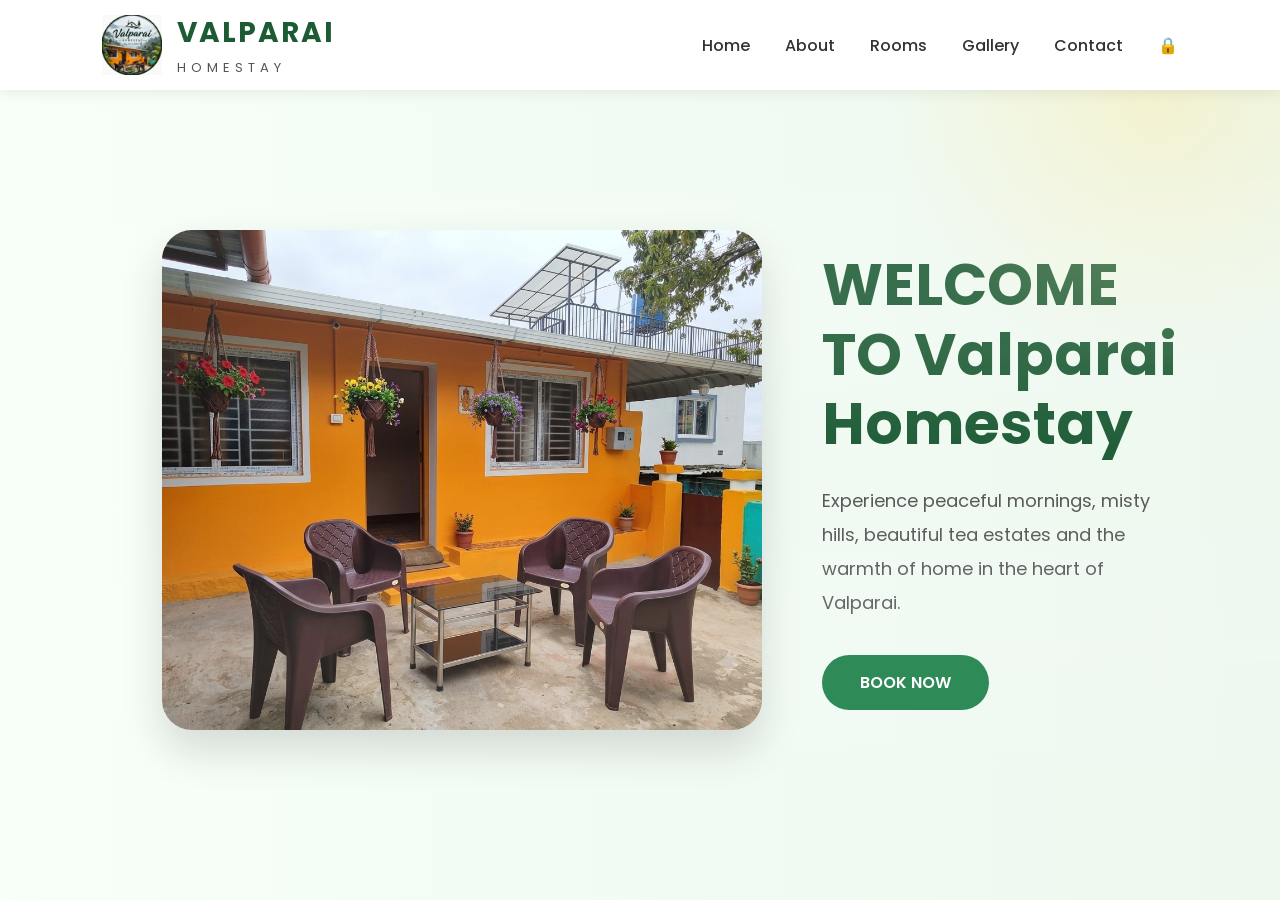
<file: INDEX.html>
<!DOCTYPE html>
<html lang="en">

<head>

    <meta charset="UTF-8">
    <meta name="viewport" content="width=device-width, initial-scale=1.0">

    <title>Valparai Homestay</title>

    <!-- CSS -->
    <link rel="stylesheet" href="style.css">

    <!-- Google Font -->
    <link href="https://fonts.googleapis.com/css2?family=Poppins:wght@300;400;500;600;700;800&display=swap" rel="stylesheet">

</head>

<body>

    <!-- ================= HEADER ================= -->

    <header>

        <div class="logo">

            <!-- Replace this with your logo later -->
            <img src="logo.png" alt="Valparai Homestay Logo">

            <div class="logo-text">

                <h2>VALPARAI</h2>

                <span>HOMESTAY</span>

            </div>

        </div>

        <nav>

            <ul>

                <li><a href="INDEX.html">Home</a></li>

                <li><a href="about.html">About</a></li>

                <li><a href="rooms.html">Rooms</a></li>

                <li><a href="gallery.html">Gallery</a></li>

                <li><a href="contact.html">Contact</a></li>
                <li><a href="admin.html">🔒</a></li>

            </ul>

        </nav>

        <!-- Mobile Menu Button -->
        <button class="mobile-menu-btn" id="menuBtn" aria-label="Toggle Menu">
            <span></span>
            <span></span>
            <span></span>
        </button>

    </header>

    <!-- Overlay for mobile menu -->
    <div class="nav-overlay" id="navOverlay"></div>

    <!-- ================= HERO ================= -->

    <section class="hero">
        <!-- Sunrise Glow -->
        <div class="sun-glow"></div>

        <!-- Mist Layers -->
        <div class="mist mist1"></div>
        <div class="mist mist2"></div>

        <!-- Floating Leaves -->
        <div class="leaves">
            <span></span>
            <span></span>
            <span></span>
            <span></span>
            <span></span>
            <span></span>
        </div>

        <img src="1779248917983.png" alt="Valparai Homestay">

        <div class="hero-content">

            <h1>WELCOME TO Valparai Homestay</h1>

            <p>
                Experience peaceful mornings, misty hills,
                beautiful tea estates and the warmth of home
                in the heart of Valparai.
            </p>

           <a href="book.html" class="explore-btn" style="display: inline-block; text-decoration: none; background: #2e8b57; color: white; padding: 15px 38px; border-radius: 50px; font-weight: 600; transition: .4s; z-index: 100; position: relative; cursor: pointer;">BOOK NOW</a>

        </div>

    </section>

    <script>
        // ===== MOBILE MENU TOGGLE (FIXED) =====
        const menuBtn = document.querySelector('.mobile-menu-btn');
        const nav = document.querySelector('nav');
        const overlay = document.getElementById('navOverlay');

        function toggleMenu() {
            nav.classList.toggle('active');
            overlay.classList.toggle('active');
        }

        menuBtn.addEventListener('click', toggleMenu);

        // Close menu when clicking overlay
        overlay.addEventListener('click', toggleMenu);

        // Close menu when clicking a link
        document.querySelectorAll('nav ul li a').forEach(link => {
            link.addEventListener('click', () => {
                nav.classList.remove('active');
                overlay.classList.remove('active');
            });
        });
    </script>

</body>

</html>
</file>
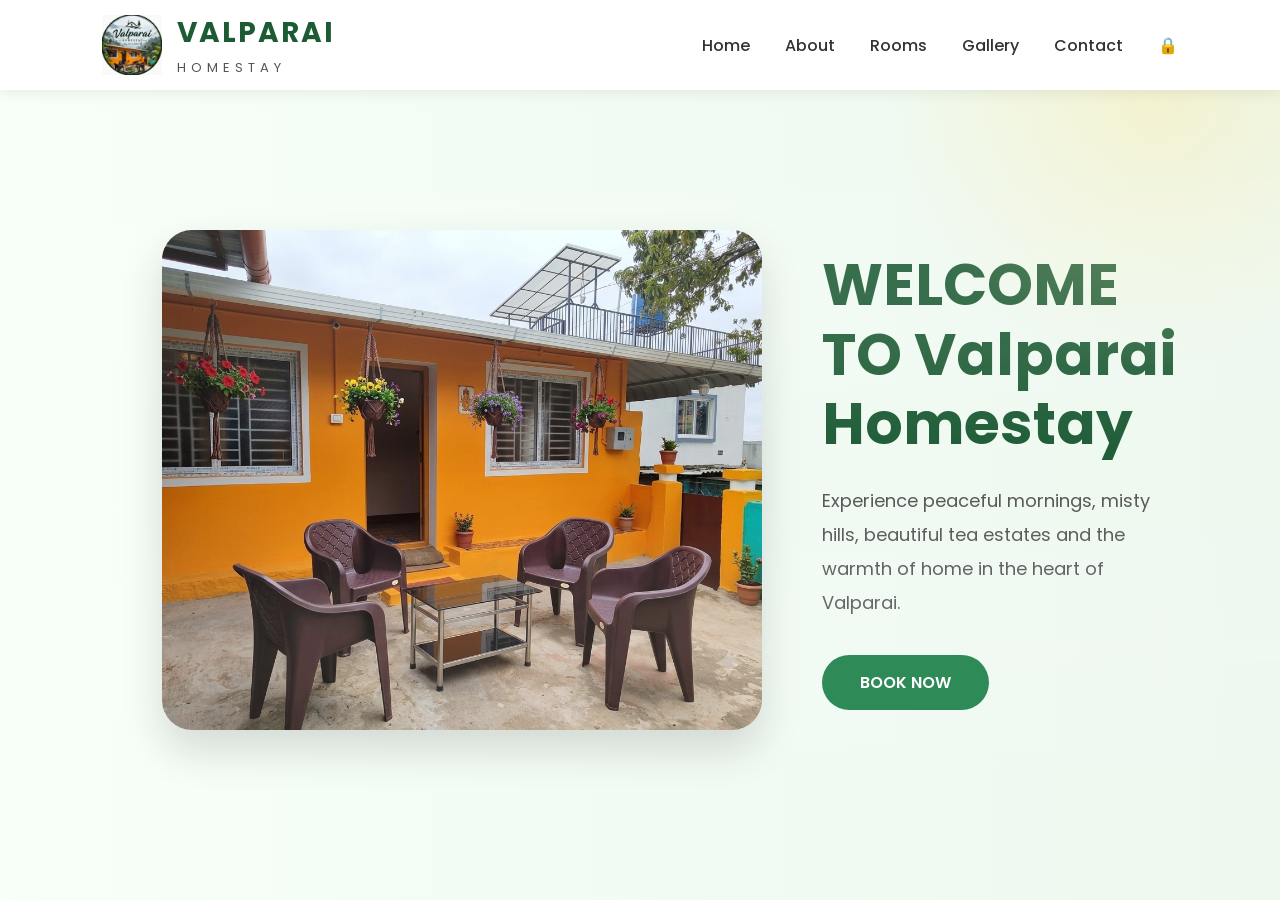
<file: index.html>
<!DOCTYPE html>
<html lang="en">

<head>

    <meta charset="UTF-8">
    <meta name="viewport" content="width=device-width, initial-scale=1.0">

    <title>Valparai Homestay</title>

    <!-- CSS -->
    <link rel="stylesheet" href="style.css">

    <!-- Google Font -->
    <link href="https://fonts.googleapis.com/css2?family=Poppins:wght@300;400;500;600;700;800&display=swap" rel="stylesheet">

</head>

<body>

    <!-- ================= HEADER ================= -->

    <header>

        <div class="logo">

            <!-- Replace this with your logo later -->
            <img src="logo.png" alt="Valparai Homestay Logo">

            <div class="logo-text">

                <h2>VALPARAI</h2>

                <span>HOMESTAY</span>

            </div>

        </div>

        <nav>

            <ul>

                <li><a href="index.html">Home</a></li>

                <li><a href="about.html">About</a></li>

                <li><a href="rooms.html">Rooms</a></li>

                <li><a href="gallery.html">Gallery</a></li>

                <li><a href="contact.html">Contact</a></li>
                <li><a href="admin.html">🔒</a></li>

            </ul>

        </nav>

        <!-- Mobile Menu Button -->
        <button class="mobile-menu-btn" id="menuBtn" aria-label="Toggle Menu">
            <span></span>
            <span></span>
            <span></span>
        </button>

    </header>

    <!-- Overlay for mobile menu -->
    <div class="nav-overlay" id="navOverlay"></div>

    <!-- ================= HERO ================= -->

    <section class="hero">
        <!-- Sunrise Glow -->
        <div class="sun-glow"></div>

        <!-- Mist Layers -->
        <div class="mist mist1"></div>
        <div class="mist mist2"></div>

        <!-- Floating Leaves -->
        <div class="leaves">
            <span></span>
            <span></span>
            <span></span>
            <span></span>
            <span></span>
            <span></span>
        </div>

        <img src="1779248917983.png" alt="Valparai Homestay">

        <div class="hero-content">

            <h1>WELCOME TO Valparai Homestay</h1>

            <p>
                Experience peaceful mornings, misty hills,
                beautiful tea estates and the warmth of home
                in the heart of Valparai.
            </p>

           <a href="book.html" class="explore-btn" style="display: inline-block; text-decoration: none; background: #2e8b57; color: white; padding: 15px 38px; border-radius: 50px; font-weight: 600; transition: .4s; z-index: 100; position: relative; cursor: pointer;">BOOK NOW</a>

        </div>

    </section>

    <script>
        // ===== MOBILE MENU TOGGLE (FIXED) =====
        const menuBtn = document.querySelector('.mobile-menu-btn');
        const nav = document.querySelector('nav');
        const overlay = document.getElementById('navOverlay');

        function toggleMenu() {
            nav.classList.toggle('active');
            overlay.classList.toggle('active');
        }

        menuBtn.addEventListener('click', toggleMenu);

        // Close menu when clicking overlay
        overlay.addEventListener('click', toggleMenu);

        // Close menu when clicking a link
        document.querySelectorAll('nav ul li a').forEach(link => {
            link.addEventListener('click', () => {
                nav.classList.remove('active');
                overlay.classList.remove('active');
            });
        });
    </script>

</body>

</html>
</file>
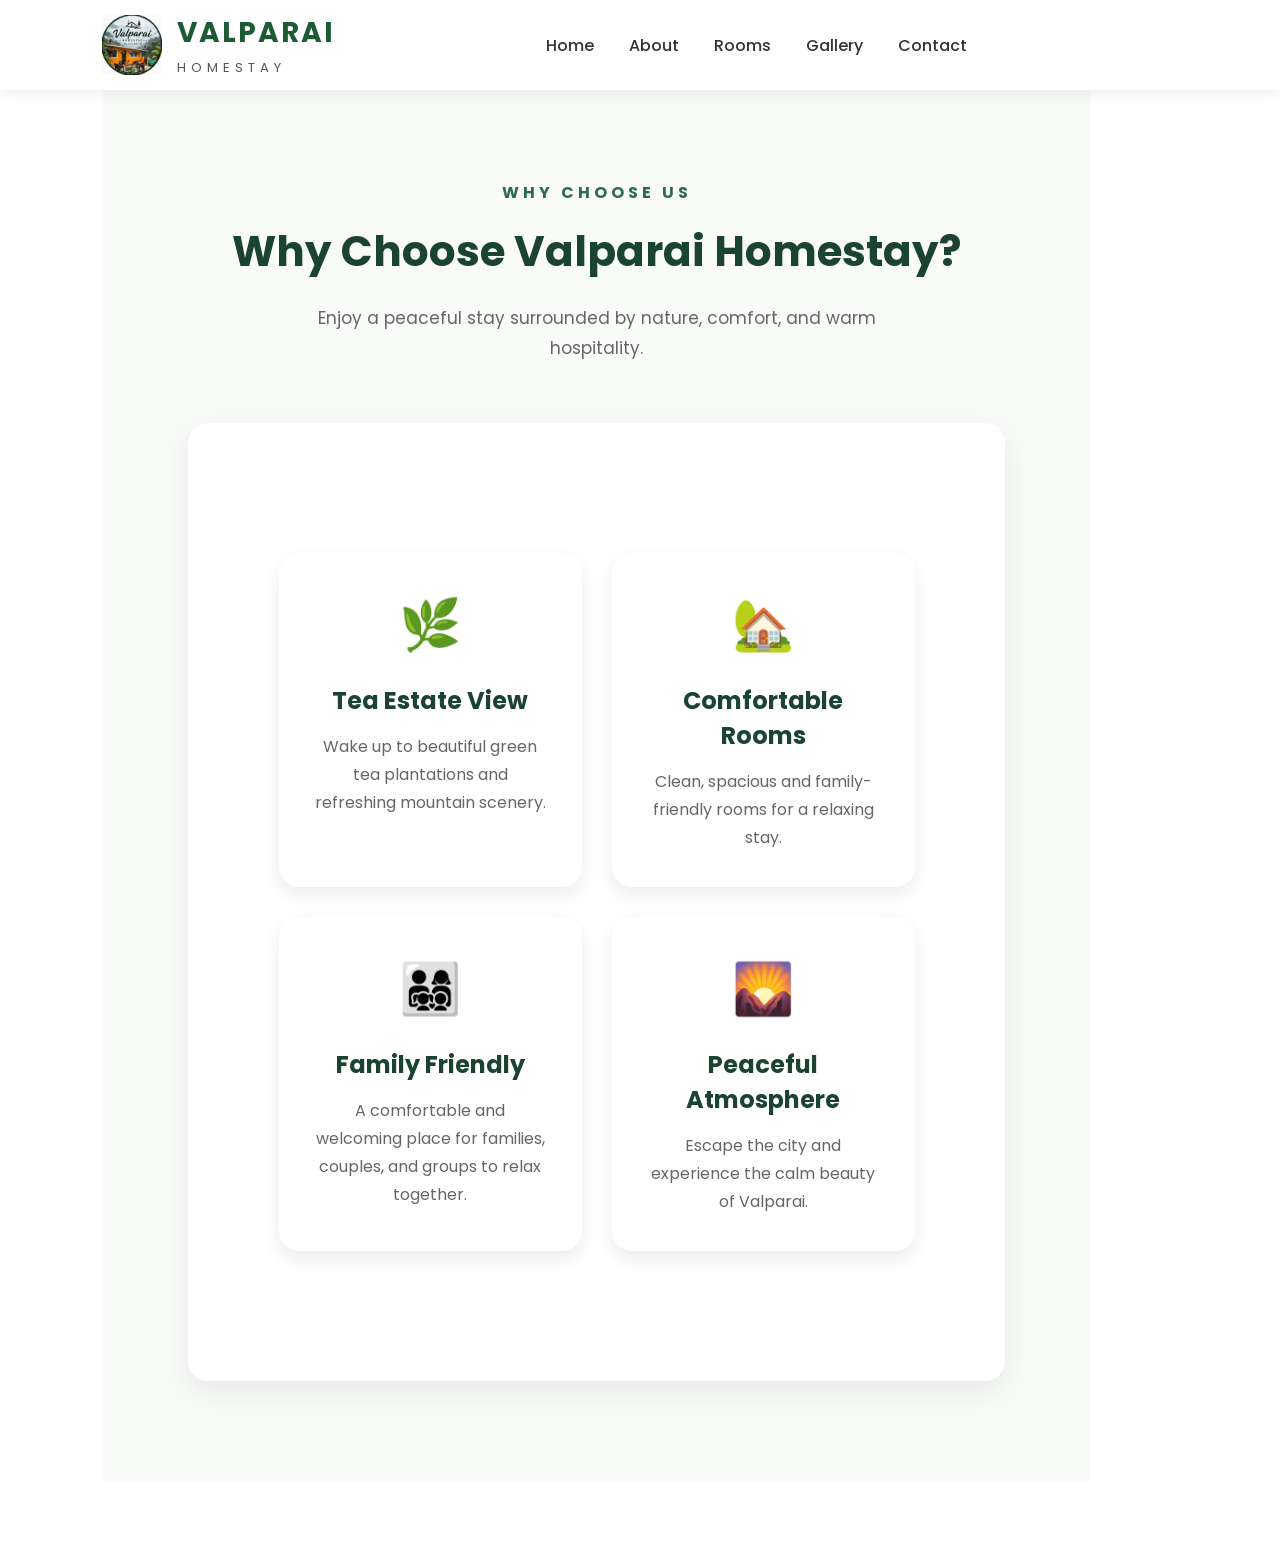
<file: about.html>
<!DOCTYPE html>
<html lang="en">

<head>

    <meta charset="UTF-8">
    <meta name="viewport" content="width=device-width, initial-scale=1.0">

    <title>About | Valparai Homestay</title>

    <link rel="stylesheet" href="style.css">

    <link href="https://fonts.googleapis.com/css2?family=Poppins:wght@300;400;500;600;700;800&display=swap" rel="stylesheet">

</head>

<body>

    <!-- ================= HEADER ================= -->
<body>

    <!-- ================= HEADER ================= -->

    <header>

        <div class="logo">
            <img src="logo.png" alt="Valparai Homestay Logo">
           <div class="logo-text">

                <h2>VALPARAI</h2>

                <span>HOMESTAY</span>

            </div>
        </div>

        <nav>
            <ul>
                <li><a href="index.html">Home</a></li>
                <li><a href="about.html">About</a></li>
                <li><a href="rooms.html">Rooms</a></li>
                <li><a href="gallery.html">Gallery</a></li>
                <li><a href="contact.html">Contact</a></li>
            </ul>
        </nav>
 <!-- Mobile Menu Button -->
    <button class="mobile-menu-btn" id="menuBtn" aria-label="Toggle Menu">
        <span></span>
        <span></span>
        <span></span>
    </button>
    <!-- Overlay for mobile menu -->
<div class="nav-overlay" id="navOverlay"></div>
    </header>
    </header>




<!-- Floating Leaves -->
<div class="leaves">
    <span></span>
    <span></span>
    <span></span>
    <span></span>
</div> 


    <!-- ================= ABOUT CONTENT ================= -->

    <section class="about-content">
        <!-- ================= WHY CHOOSE US ================= -->

<section class="why-choose">

    <div class="section-heading">

        <h5>WHY CHOOSE US</h5>

        <h2>Why Choose Valparai Homestay?</h2>

        <p>
            Enjoy a peaceful stay surrounded by nature, comfort, and warm hospitality.
        </p>

    </div>

    <div class="choose-container">

        <div class="choose-card">

            <section class="why-us">


    <div class="features">

        <div class="feature-card">
            <div class="icon">🌿</div>
            <h3>Tea Estate View</h3>
            <p>Wake up to beautiful green tea plantations and refreshing mountain scenery.</p>
        </div>

        <div class="feature-card">
            <div class="icon">🏡</div>
            <h3>Comfortable Rooms</h3>
            <p>Clean, spacious and family-friendly rooms for a relaxing stay.</p>
        </div>

     <div class="feature-card">
    <div class="icon">👨‍👩‍👧‍👦</div>
    <h3>Family Friendly</h3>
    <p>A comfortable and welcoming place for families, couples, and groups to relax together.</p>
</div>

        <div class="feature-card">
            <div class="icon">🌄</div>
            <h3>Peaceful Atmosphere</h3>
            <p>Escape the city and experience the calm beauty of Valparai.</p>
        </div>

    </div>

</section>
<script>
    // Mobile Menu Toggle
    const menuBtn = document.querySelector('.mobile-menu-btn');
    const nav = document.querySelector('nav');

    menuBtn.addEventListener('click', () => {
        nav.classList.toggle('active');
    });

    // Close menu when clicking a link
    document.querySelectorAll('nav ul li a').forEach(link => {
        link.addEventListener('click', () => {
            nav.classList.remove('active');
        });
    });
</script>  
</body>

</html>
</file>
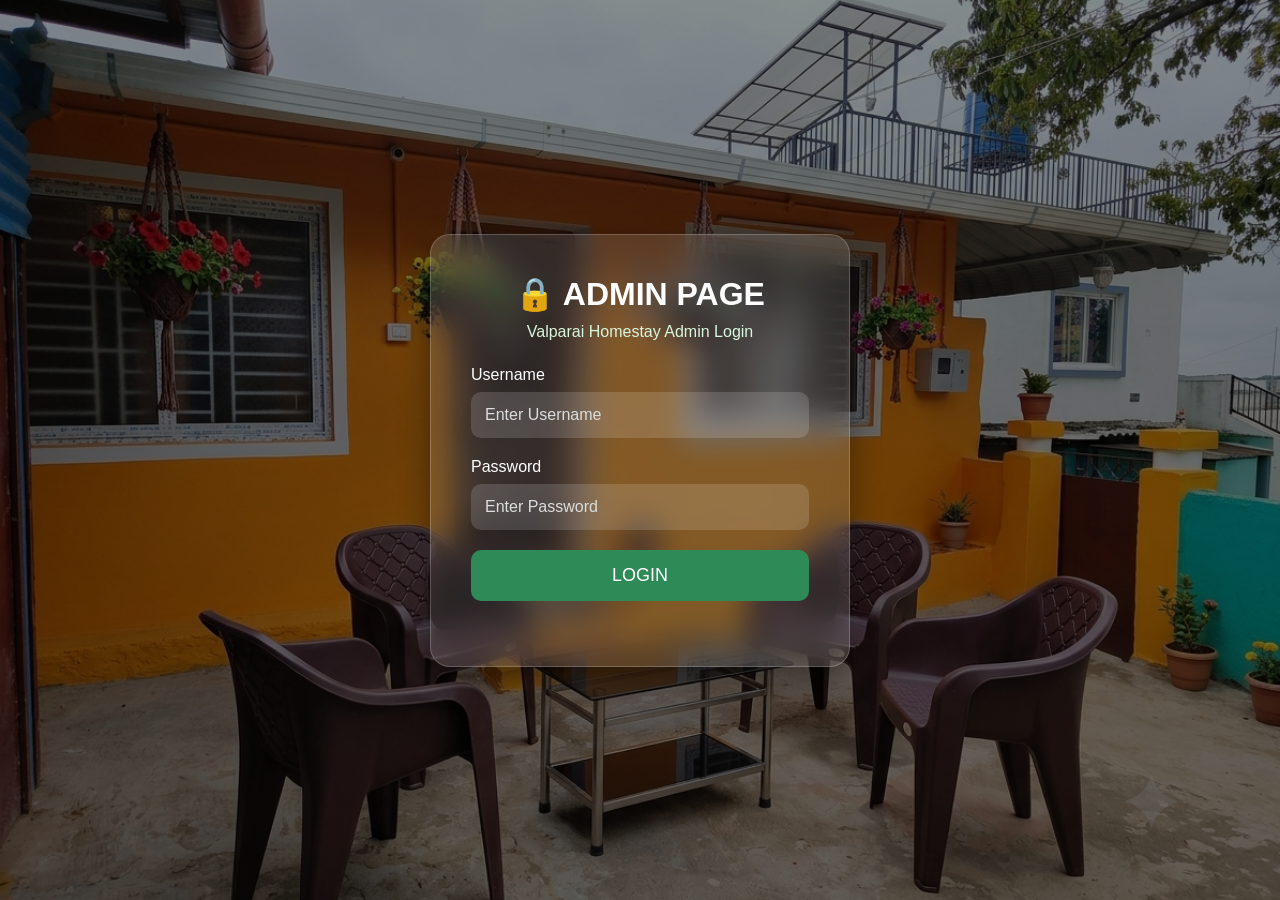
<file: admin.html>
<!DOCTYPE html>
<html lang="en">
<head>
    <meta charset="UTF-8">
    <meta name="viewport" content="width=device-width, initial-scale=1.0">
    <title>Admin Page</title>

    <link rel="stylesheet" href="admin.css">
</head>

<body>

<div class="login-container">

    <div class="login-box">

        <h1>🔒 ADMIN PAGE</h1>

        <p>Valparai Homestay Admin Login</p>

        <form id="loginForm">

            <label>Username</label>
            <input
                type="text"
                id="username"
                placeholder="Enter Username"
                required
            >

            <label>Password</label>
            <input
                type="password"
                id="password"
                placeholder="Enter Password"
                required
            >

            <button type="submit">
                LOGIN
            </button>

            <p id="error"></p>

        </form>

    </div>

</div>

<script src="admin.js"></script>

</body>
</html>
</file>
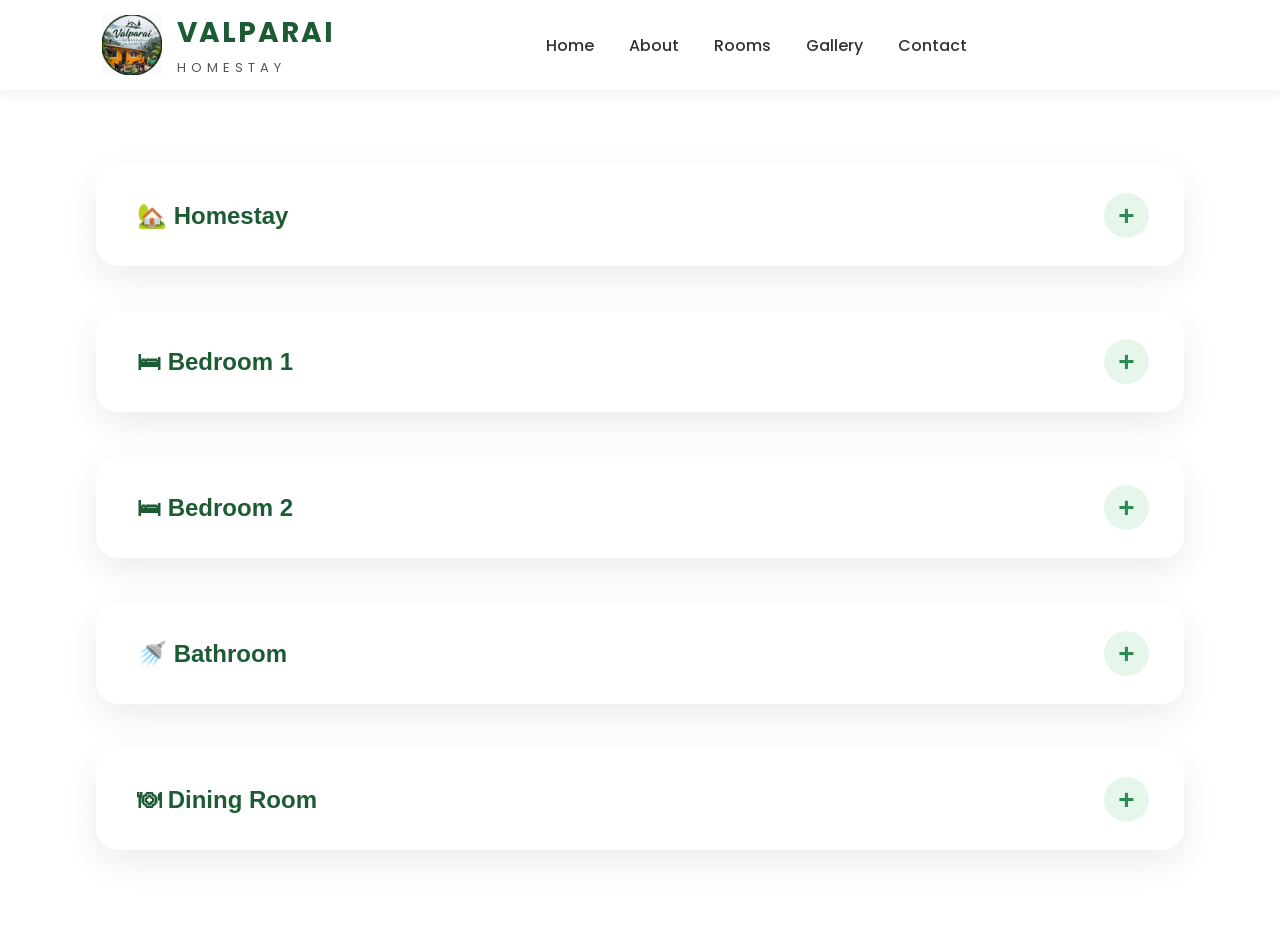
<file: gallery.html>
<!DOCTYPE html>
<html lang="en">

<head>

    <meta charset="UTF-8">
    <meta name="viewport" content="width=device-width, initial-scale=1.0">

    <title>Explore | Valparai Homestay</title>

    <link rel="stylesheet" href="style.css">

    <link href="https://fonts.googleapis.com/css2?family=Poppins:wght@300;400;500;600;700;800&display=swap" rel="stylesheet">

</head>

<body>
<!-- ================= HEADER ================= -->

<header>

    <div class="logo">

        <img src="logo.png"alt="Logo">

       <div class="logo-text">

                <h2>VALPARAI</h2>

                <span>HOMESTAY</span>

</div>

    </div>

    <nav>

        <ul>

            <li><a href="index.html">Home</a></li>

            <li><a href="about.html">About</a></li>

            <li><a href="rooms.html">Rooms</a></li>

            <li><a href="gallery.html">Gallery</a></li>

            <li><a href="contact.html">Contact</a></li>

        </ul>

    </nav>
 <!-- Mobile Menu Button -->
    <button class="mobile-menu-btn" id="menuBtn" aria-label="Toggle Menu">
        <span></span>
        <span></span>
        <span></span>
    </button>
    <!-- Overlay for mobile menu -->
<div class="nav-overlay" id="navOverlay"></div>

</header>
<!-- Floating Leaves -->
<div class="leaves">
    <span></span>
    <span></span>
    <span></span>
    <span></span>
    <span></span>
    <span></span>
</div> 
<!-- ================= TOUR LIST ================= -->

<section class="tour-section">

    <div class="tour-title">

        <span>EXPLORE</span>

        <h2>Take a Virtual Tour</h2>

        <p>
            Click any place below to view photos and details.
        </p>

    </div>

</section>
<!-- ================= TOUR ACCORDION ================= -->

<section class="tour-list">

    <!-- Homestay -->

    <div class="tour-item">

        <button class="tour-btn">

            <span>🏡 Homestay</span>

            <span class="arrow">+</span>

        </button>

        <div class="tour-content">

            <img src="1779248917983.png"
              alt="Homestay"
               class="popup-image">
            <h3>Welcome to Valparai Homestay</h3>

            <p>
                Enjoy a peaceful stay surrounded by lush tea estates,
                fresh mountain air and beautiful nature.
            </p>

        </div>

    </div>

    <!-- Bedroom 1 -->

    <div class="tour-item">

        <button class="tour-btn">

            <span>🛏 Bedroom 1</span>

            <span class="arrow">+</span>

        </button>

        <div class="tour-content">

            <img src="IMG-20260716-WA0010.jpg"
            alt="Bedroom 1"
             class="popup-image">

            <h3>Bedroom 1</h3>

            <p>
                Spacious family bedroom with comfortable beds and peaceful atmosphere.
            </p>

        </div>

    </div>

    <!-- Bedroom 2 -->

    <div class="tour-item">

        <button class="tour-btn">

            <span>🛏 Bedroom 2</span>

            <span class="arrow">+</span>

        </button>

        <div class="tour-content">

            <img src="IMG-20260716-WA0011.jpg"
            alt="Bedroom 2"
             class="popup-image">

            <h3>Bedroom 2</h3>

            <p>
                Clean and spacious room perfect for families and groups.
            </p>

        </div>

    </div>

    <!-- Bathroom -->

    <div class="tour-item">

        <button class="tour-btn">

            <span>🚿 Bathroom</span>

            <span class="arrow">+</span>

        </button>

        <div class="tour-content">

            <img src="IMG-20260716-WA0009.jpg"
            alt="Bathroom"
             class="popup-image">

            <h3>Bathroom</h3>

            <p>
                Clean bathroom with hot water available throughout your stay.
            </p>

        </div>

    </div>

    <!-- Dining Room -->

    <div class="tour-item">

        <button class="tour-btn">

            <span>🍽 Dining Room</span>

            <span class="arrow">+</span>

        </button>

        <div class="tour-content">

            <img src="IMG-20260716-WA0012.jpg" 
            alt="Dining Room"
             class="popup-image">

            <h3>Dining Room</h3>

            <p>
                Spacious dining area where families can enjoy meals together.
            </p>

        </div>

    </div>

</section>
<div id="imagePopup" class="image-popup">

    <span class="close-popup">&times;</span>

    <img id="popupImg">

</div>
<script>

const items = document.querySelectorAll(".tour-item");

items.forEach(item=>{

    const btn = item.querySelector(".tour-btn");

    btn.addEventListener("click",()=>{

        items.forEach(other=>{

            if(other!==item){

                other.classList.remove("active");

            }

        });

        item.classList.toggle("active");

    });

});

const popup = document.getElementById("imagePopup");
const popupImg = document.getElementById("popupImg");

document.querySelectorAll(".popup-image").forEach(image => {

    image.addEventListener("click", function(){

        popup.style.display = "flex";

        popupImg.src = this.src;

    });

});

document.querySelector(".close-popup").addEventListener("click", function(){

    popup.style.display = "none";

});

popup.addEventListener("click", function(e){

    if(e.target === popup){

        popup.style.display = "none";

    }

});
 
    // Mobile Menu Toggle
    const menuBtn = document.querySelector('.mobile-menu-btn');
    const nav = document.querySelector('nav');

    menuBtn.addEventListener('click', () => {
        nav.classList.toggle('active');
    });

    // Close menu when clicking a link
    document.querySelectorAll('nav ul li a').forEach(link => {
        link.addEventListener('click', () => {
            nav.classList.remove('active');
        });
    });

</script>
</body>

</html>
</file>
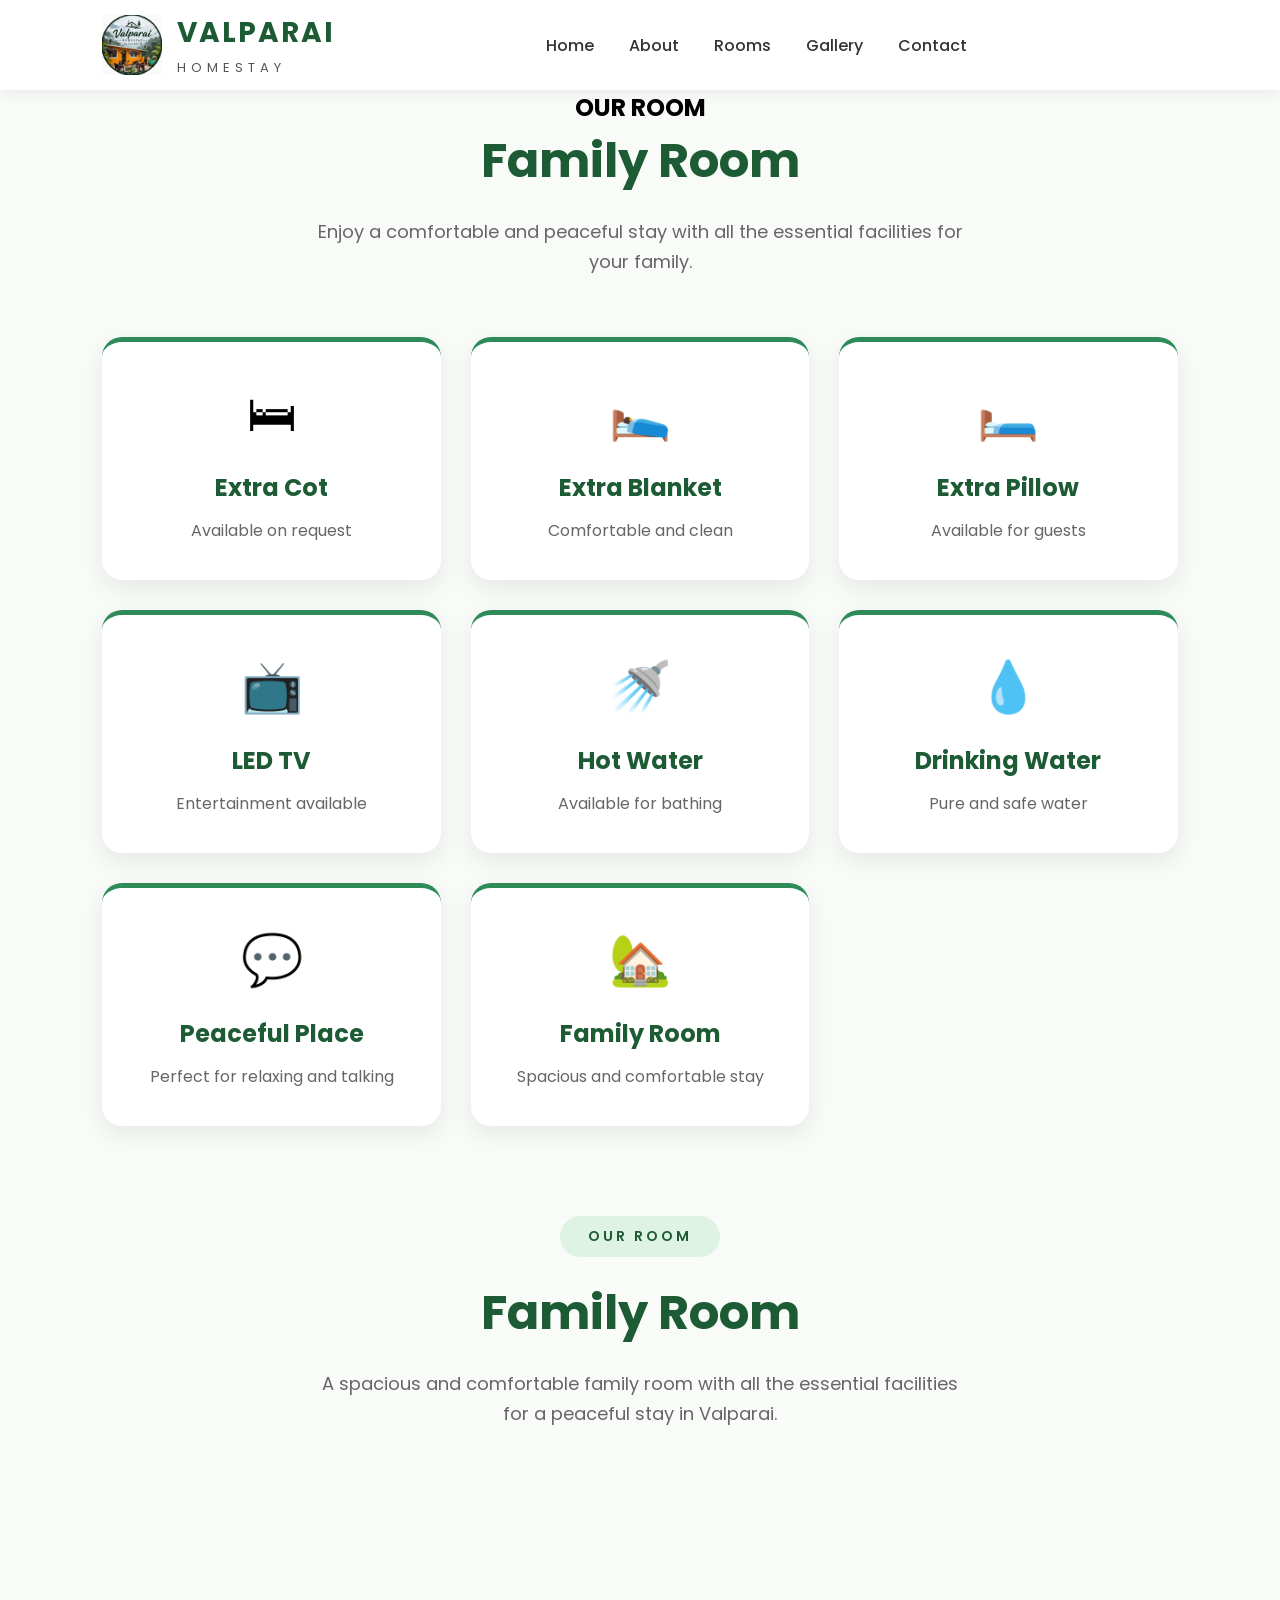
<file: rooms.html>
<!DOCTYPE html>
<html lang="en">

<head>

<meta charset="UTF-8">
<meta name="viewport" content="width=device-width, initial-scale=1.0">

<title>Rooms | Valparai Homestay</title>

<link rel="stylesheet" href="style.css">

<link href="https://fonts.googleapis.com/css2?family=Poppins:wght@300;400;500;600;700;800&display=swap" rel="stylesheet">

</head>

<body>

<header>

<div class="logo">

<img src="logo.png" alt="Valparai Homestay Logo">

<div class="logo-text">

                <h2>VALPARAI</h2>

                <span>HOMESTAY</span>

</div>

</div>

<nav>

<ul>

<li><a href="index.html">Home</a></li>
<li><a href="about.html">About</a></li>
<li><a href="rooms.html">Rooms</a></li>
<li><a href="gallery.html">Gallery</a></li>
<li><a href="contact.html">Contact</a></li>

</ul>

</nav>
 <!-- Mobile Menu Button -->
    <button class="mobile-menu-btn" id="menuBtn" aria-label="Toggle Menu">
        <span></span>
        <span></span>
        <span></span>
    </button>
     <!-- Overlay for mobile menu -->
<div class="nav-overlay" id="navOverlay"></div>
    
</header>
<!-- Floating Leaves -->
<div class="leaves">
    <span></span>
    <span></span>
    <span></span>
    <span></span>
    <span></span>
    <span></span>
</div> 

<section class="room-features">

    <div class="room-title">

        <h1>OUR ROOM</h1>

        <h2>Family Room</h2>

        <p>
            Enjoy a comfortable and peaceful stay with all the essential
            facilities for your family.
        </p>

    </div>

    <div class="feature-grid">

        <div class="feature-box">
            <div class="feature-icon">🛏</div>
            <h3>Extra Cot</h3>
            <p>Available on request</p>
        </div>

        <div class="feature-box">
            <div class="feature-icon">🛌</div>
            <h3>Extra Blanket</h3>
            <p>Comfortable and clean</p>
        </div>

        <div class="feature-box">
            <div class="feature-icon">🛏️</div>
            <h3>Extra Pillow</h3>
            <p>Available for guests</p>
        </div>

        <div class="feature-box">
            <div class="feature-icon">📺</div>
            <h3>LED TV</h3>
            <p>Entertainment available</p>
        </div>

        <div class="feature-box">
            <div class="feature-icon">🚿</div>
            <h3>Hot Water</h3>
            <p>Available for bathing</p>
        </div>

        <div class="feature-box">
            <div class="feature-icon">💧</div>
            <h3>Drinking Water</h3>
            <p>Pure and safe water</p>
        </div>

        <div class="feature-box">
            <div class="feature-icon">💬</div>
            <h3>Peaceful Place</h3>
            <p>Perfect for relaxing and talking</p>
        </div>

        <div class="feature-box">
            <div class="feature-icon">🏡</div>
            <h3>Family Room</h3>
            <p>Spacious and comfortable stay</p>
        </div>

    </div>
<!-- ================= ROOM TITLE ================= -->

<section class="room-features">

    <div class="room-title">

        <span>OUR ROOM</span>

        <h2>Family Room</h2>

        <p>
            A spacious and comfortable family room with all the essential
            facilities for a peaceful stay in Valparai.
        </p>

    </div>
</section>
 <script>
    // Mobile Menu Toggle
    const menuBtn = document.querySelector('.mobile-menu-btn');
    const nav = document.querySelector('nav');

    menuBtn.addEventListener('click', () => {
        nav.classList.toggle('active');
    });

    // Close menu when clicking a link
    document.querySelectorAll('nav ul li a').forEach(link => {
        link.addEventListener('click', () => {
            nav.classList.remove('active');
        });
    });
</script>
</body>

</html>
</file>
<file: style.css>
/* ==========================
   GOOGLE FONT & RESET
========================== */

*{
    margin:0;
    padding:0;
    box-sizing:border-box;
}

body{
    font-family:'Poppins',sans-serif;
    background:#ffffff;
    overflow-x:hidden;
}

html{
    scroll-behavior:smooth;
}

/* ==========================
   HEADER
========================== */

header{
    width:100%;
    height:90px;
    background:#ffffff;
    display:flex;
    justify-content:space-between;
    align-items:center;
    padding:0 8%;
    position:fixed;
    top:0;
    left:0;
    z-index:1000;
    box-shadow:0 2px 15px rgba(0,0,0,.08);
}

/* ==========================
   LOGO
========================== */

.logo{
    display:flex;
    align-items:center;
    gap:15px;
}

.logo img{
    width:60px;
    height:60px;
    object-fit:contain;
}

.logo-text h2{
    color:#1d5b35;
    font-size:28px;
    font-weight:700;
    letter-spacing:2px;
}

.logo-text span{
    color:#555;
    font-size:13px;
    letter-spacing:5px;
}

/* ==========================
   NAVIGATION
========================== */

nav ul{
    display:flex;
    list-style:none;
    gap:35px;
}

nav ul li a{
    text-decoration:none;
    color:#333;
    font-size:16px;
    font-weight:500;
    position:relative;
    transition:.3s;
}

nav ul li a::after{
    content:"";
    position:absolute;
    left:0;
    bottom:-6px;
    width:0;
    height:2px;
    background:#2e8b57;
    transition:.4s;
}

nav ul li a:hover{
    color:#2e8b57;
}

nav ul li a:hover::after{
    width:100%;
}

/* ==========================
   MOBILE MENU BUTTON
========================== */

.mobile-menu-btn{
    display:none;
    flex-direction:column;
    gap:5px;
    cursor:pointer;
    background:none;
    border:none;
    padding:5px;
    z-index:1001;
}

.mobile-menu-btn span{
    display:block;
    width:28px;
    height:3px;
    background:#1d5b35;
    transition:.3s;
    border-radius:3px;
}

/* Hamburger animation */
.mobile-menu-btn.active span:nth-child(1){
    transform:rotate(45deg) translate(5px, 6px);
}

.mobile-menu-btn.active span:nth-child(2){
    opacity:0;
}

.mobile-menu-btn.active span:nth-child(3){
    transform:rotate(-45deg) translate(5px, -6px);
}

/* ==========================
   RESPONSIVE HEADER & NAV
========================== */

@media(max-width:900px){
    .mobile-menu-btn{
        display:flex;
    }

    .logo-text h2{
        font-size:22px;
    }

    .logo-text span{
        font-size:11px;
        letter-spacing:3px;
    }

    .logo img{
        width:50px;
        height:50px;
    }

    /* Mobile Menu Styles */
    nav{
        display:block !important;
        position:fixed;
        top:0;
        right:-100%;
        width:70%;
        max-width:350px;
        height:100vh;
        background:#ffffff;
        padding:100px 30px 30px;
        box-shadow:-10px 0 30px rgba(0,0,0,.1);
        transition:right 0.4s ease;
        overflow-y:auto;
        z-index:999;
    }

    nav.active{
        right:0;
    }

    /* Overlay */
    .nav-overlay{
        display:none;
        position:fixed;
        top:0;
        left:0;
        width:100%;
        height:100%;
        background:rgba(0,0,0,.5);
        z-index:998;
    }

    .nav-overlay.active{
        display:block;
    }

    nav ul{
        flex-direction:column;
        gap:20px;
        align-items:flex-start;
    }

    nav ul li{
        width:100%;
        border-bottom:1px solid #f0f0f0;
        padding-bottom:10px;
    }

    nav ul li:last-child{
        border-bottom:none;
    }

    nav ul li a{
        font-size:20px;
        display:block;
        padding:8px 0;
        color:#1d5b35;
        font-weight:600;
    }

    nav ul li a::after{
        display:none;
    }

    nav ul li a:hover{
        color:#2e8b57;
        padding-left:10px;
    }
}

/* ==========================
   HERO SECTION
========================== */

.hero{
    min-height:100vh;
    display:flex;
    justify-content:space-between;
    align-items:center;
    padding:140px 8% 80px;
    gap:60px;
    background:linear-gradient(to right,#f7fff8,#edf8ef);
    position:relative;
    overflow:hidden;
}

/* Left Side */
.hero-content{
    flex:1;
    animation:fadeLeft 1.2s ease;
}

.hero-content h1{
    font-size:58px;
    color:#1d5b35;
    line-height:1.2;
    margin-bottom:25px;
}

.hero-content p{
    font-size:18px;
    color:#555;
    line-height:34px;
    margin-bottom:35px;
}

/* Button */
.explore-btn{
    display:inline-block;
    text-decoration:none;
    background:#2e8b57;
    color:white;
    padding:15px 38px;
    border-radius:50px;
    font-weight:600;
    transition:.4s;
}

.explore-btn:hover{
    background:#1d5b35;
    transform:translateY(-5px);
}

/* Right Side Image */
.hero img{
    flex:1;
    max-width:600px;
    width:100%;
    height:500px;
    object-fit:cover;
    border-radius:30px;
    box-shadow:0 20px 40px rgba(0,0,0,.15);
    animation:fadeRight 1.2s ease;
}

/* Animations */
@keyframes fadeLeft{
    from{
        opacity:0;
        transform:translateX(-80px);
    }
    to{
        opacity:1;
        transform:translateX(0);
    }
}

@keyframes fadeRight{
    from{
        opacity:0;
        transform:translateX(80px);
    }
    to{
        opacity:1;
        transform:translateX(0);
    }
}

/* ==========================
   HERO MOBILE RESPONSIVE
========================== */

@media(max-width:900px){
    .hero{
        flex-direction:column-reverse;
        text-align:center;
        padding-top:130px;
        padding-left:5%;
        padding-right:5%;
        gap:30px;
    }

    .hero-content h1{
        font-size:40px;
    }

    .hero-content p{
        font-size:16px;
        line-height:28px;
    }

    .hero img{
        height:300px;
        max-width:100%;
    }
}

@media(max-width:480px){
    .hero{
        padding-top:110px;
        padding-left:4%;
        padding-right:4%;
    }

    .hero-content h1{
        font-size:32px;
    }

    .hero-content p{
        font-size:15px;
        line-height:26px;
    }

    .explore-btn{
        padding:12px 30px;
        font-size:14px;
    }

    .hero img{
        height:220px;
        border-radius:20px;
    }
}

/* ==========================
   WHY CHOOSE US
========================== */

.why-us{
    padding:90px 8%;
    background:#ffffff;
}

.section-title{
    text-align:center;
    margin-bottom:60px;
}

.section-title h2{
    font-size:42px;
    color:#1d5b35;
    margin-bottom:15px;
}

.section-title p{
    color:#666;
    font-size:18px;
}

.features{
    display:grid;
    grid-template-columns:repeat(auto-fit,minmax(250px,1fr));
    gap:30px;
}

.feature-card{
    background:#ffffff;
    border-radius:20px;
    padding:35px;
    text-align:center;
    box-shadow:0 8px 20px rgba(0,0,0,.08);
    transition:.4s;
}

.feature-card:hover{
    transform:translateY(-10px);
    box-shadow:0 15px 35px rgba(0,0,0,.15);
}

.icon{
    font-size:50px;
    margin-bottom:20px;
}

.feature-card h3{
    color:#1d5b35;
    margin-bottom:15px;
}

.feature-card p{
    color:#666;
    line-height:28px;
}

/* WHY CHOOSE US MOBILE */
@media(max-width:900px){
    .why-us{
        padding:60px 5%;
    }

    .section-title h2{
        font-size:32px;
    }

    .section-title p{
        font-size:16px;
    }

    .features{
        grid-template-columns:repeat(auto-fit,minmax(220px,1fr));
        gap:20px;
    }

    .feature-card{
        padding:25px;
    }

    .icon{
        font-size:40px;
    }

    .feature-card h3{
        font-size:20px;
    }
}

@media(max-width:480px){
    .why-us{
        padding:40px 4%;
    }

    .section-title h2{
        font-size:28px;
    }

    .features{
        grid-template-columns:1fr;
        gap:15px;
    }

    .feature-card{
        padding:20px;
    }

    .icon{
        font-size:35px;
    }

    .feature-card h3{
        font-size:18px;
    }

    .feature-card p{
        font-size:14px;
        line-height:24px;
    }
}

/* =========================
   SUN GLOW
========================= */

.sun-glow{
    position:absolute;
    top:-180px;
    right:-150px;
    width:550px;
    height:550px;
    border-radius:50%;
    background:radial-gradient(circle,
    rgba(255,230,150,.35),
    transparent 70%);
    animation:sunMove 8s ease-in-out infinite alternate;
}

@keyframes sunMove{
    from{
        transform:scale(1);
    }
    to{
        transform:scale(1.15);
    }
}

/* =========================
   MIST
========================= */

.mist{
    position:absolute;
    left:-20%;
    width:140%;
    height:180px;
    background:rgba(255,255,255,.08);
    filter:blur(45px);
}

.mist1{
    top:18%;
    animation:mistMove 28s linear infinite;
}

.mist2{
    top:60%;
    animation:mistMoveReverse 35s linear infinite;
}

@keyframes mistMove{
    from{
        transform:translateX(-12%);
    }
    to{
        transform:translateX(12%);
    }
}

@keyframes mistMoveReverse{
    from{
        transform:translateX(12%);
    }
    to{
        transform:translateX(-12%);
    }
}

/* =========================
   LEAVES
========================= */

.leaves span{
    position:absolute;
    top:-60px;
    width:18px;
    height:18px;
    background:#6ebf5d;
    border-radius:0 100% 0 100%;
    opacity:.8;
    animation:leafFall linear infinite;
}

.leaves span:nth-child(1){
    left:10%;
    animation-duration:12s;
}

.leaves span:nth-child(2){
    left:28%;
    animation-duration:15s;
}

.leaves span:nth-child(3){
    left:45%;
    animation-duration:10s;
}

.leaves span:nth-child(4){
    left:62%;
    animation-duration:18s;
}

.leaves span:nth-child(5){
    left:80%;
    animation-duration:13s;
}

.leaves span:nth-child(6){
    left:93%;
    animation-duration:16s;
}

@keyframes leafFall{
    0%{
        transform:translateY(-60px) rotate(0deg);
    }
    100%{
        transform:translateY(110vh) rotate(720deg);
    }
}

/* Mobile - Hide some leaves on small screens */
@media(max-width:768px){
    .leaves span:nth-child(4),
    .leaves span:nth-child(5),
    .leaves span:nth-child(6){
        display:none;
    }

    .sun-glow{
        width:300px;
        height:300px;
        top:-100px;
        right:-80px;
    }

    .mist{
        height:100px;
        filter:blur(30px);
    }
}

@media(max-width:480px){
    .leaves span:nth-child(3){
        display:none;
    }

    .sun-glow{
        width:200px;
        height:200px;
        top:-60px;
        right:-50px;
    }

    .mist{
        height:60px;
        filter:blur(20px);
    }
}

/* =========================
   HERO FADE
========================= */

.hero-card{
    animation:heroFade 1.8s ease forwards, float 5s ease-in-out infinite;
}

@keyframes heroFade{
    from{
        opacity:0;
        transform:translateY(-40%) scale(.95);
    }
    to{
        opacity:1;
        transform:translateY(-50%) scale(1);
    }
}

/* ==========================================
   ABOUT BANNER
========================================== */

.about-banner{
    width:100%;
    height:60vh;
    background:
    linear-gradient(rgba(0,0,0,.45),rgba(0,0,0,.45)),
    url("images/about-banner.jpg");
    background-size:cover;
    background-position:center;
    display:flex;
    justify-content:center;
    align-items:center;
}

.banner-overlay{
    text-align:center;
    color:white;
}

.banner-overlay h1{
    font-size:60px;
    margin-bottom:20px;
}

.banner-overlay p{
    font-size:22px;
    letter-spacing:2px;
}

/* ABOUT BANNER MOBILE */
@media(max-width:900px){
    .about-banner{
        height:40vh;
    }

    .banner-overlay h1{
        font-size:40px;
    }

    .banner-overlay p{
        font-size:18px;
        letter-spacing:1px;
    }
}

@media(max-width:480px){
    .about-banner{
        height:35vh;
    }

    .banner-overlay h1{
        font-size:32px;
        margin-bottom:10px;
    }

    .banner-overlay p{
        font-size:15px;
    }
}

/* ==========================================
   ABOUT CONTENT
========================================== */

.about-content{
    width:100%;
    padding:80px 8%;
    display:flex;
    align-items:center;
    justify-content:space-between;
    gap:60px;
    background:#fff;
}

.about-image{
    flex:1;
}

.about-image img{
    width:100%;
    border-radius:20px;
    box-shadow:0 15px 35px rgba(0,0,0,.15);
}

.about-text{
    flex:1;
}

.about-text h5{
    color:#2D6A4F;
    letter-spacing:3px;
    margin-bottom:15px;
}

.about-text h2{
    font-size:42px;
    margin-bottom:20px;
    color:#1B4332;
}

.about-text p{
    color:#555;
    font-size:17px;
    line-height:32px;
    margin-bottom:20px;
}

/* ABOUT CONTENT MOBILE */
@media(max-width:900px){
    .about-content{
        flex-direction:column;
        padding:60px 5%;
        gap:40px;
    }

    .about-text{
        text-align:center;
    }

    .about-text h2{
        font-size:32px;
    }

    .about-text p{
        font-size:16px;
        line-height:28px;
    }
}

@media(max-width:480px){
    .about-content{
        padding:40px 4%;
        gap:30px;
    }

    .about-text h2{
        font-size:28px;
    }

    .about-text h5{
        font-size:14px;
    }

    .about-text p{
        font-size:15px;
        line-height:26px;
    }

    .about-image img{
        border-radius:15px;
    }
}

/* ==========================================
   WHY CHOOSE US (Second section - duplicate)
========================================== */

.why-choose{
    padding:100px 8%;
    background:#f8fbf8;
}

.section-heading{
    text-align:center;
    margin-bottom:60px;
}

.section-heading h5{
    color:#2D6A4F;
    font-size:16px;
    letter-spacing:4px;
    margin-bottom:15px;
}

.section-heading h2{
    font-size:42px;
    color:#1B4332;
    margin-bottom:20px;
}

.section-heading p{
    color:#666;
    font-size:17px;
    max-width:650px;
    margin:auto;
    line-height:30px;
}

.choose-container{
    display:grid;
    grid-template-columns:repeat(auto-fit,minmax(260px,1fr));
    gap:30px;
}

.choose-card{
    background:#ffffff;
    padding:40px 30px;
    border-radius:20px;
    text-align:center;
    transition:.4s;
    box-shadow:0 10px 30px rgba(0,0,0,.08);
}

.choose-card:hover{
    transform:translateY(-10px);
    box-shadow:0 20px 40px rgba(0,0,0,.15);
}

.choose-icon{
    font-size:55px;
    margin-bottom:20px;
}

.choose-card h3{
    color:#1B4332;
    margin-bottom:15px;
    font-size:24px;
}

.choose-card p{
    color:#666;
    line-height:28px;
    font-size:16px;
}

/* WHY CHOOSE MOBILE */
@media(max-width:900px){
    .why-choose{
        padding:60px 5%;
    }

    .section-heading h2{
        font-size:32px;
    }

    .section-heading p{
        font-size:16px;
        line-height:26px;
    }

    .choose-container{
        grid-template-columns:repeat(auto-fit,minmax(220px,1fr));
        gap:20px;
    }

    .choose-card{
        padding:30px 20px;
    }

    .choose-icon{
        font-size:45px;
    }

    .choose-card h3{
        font-size:20px;
    }
}

@media(max-width:480px){
    .why-choose{
        padding:40px 4%;
    }

    .section-heading{
        margin-bottom:30px;
    }

    .section-heading h5{
        font-size:14px;
        letter-spacing:2px;
    }

    .section-heading h2{
        font-size:26px;
        margin-bottom:15px;
    }

    .section-heading p{
        font-size:15px;
        line-height:24px;
    }

    .choose-container{
        grid-template-columns:1fr;
        gap:15px;
    }

    .choose-card{
        padding:25px 15px;
    }

    .choose-icon{
        font-size:40px;
        margin-bottom:15px;
    }

    .choose-card h3{
        font-size:18px;
        margin-bottom:10px;
    }

    .choose-card p{
        font-size:14px;
        line-height:24px;
    }
}

/* ==========================================
   EXTRA HELPERS FOR MOBILE
========================================== */

/* Fix for very small screens */
@media(max-width:350px){
    .logo-text h2{
        font-size:18px;
        letter-spacing:1px;
    }

    .logo-text span{
        font-size:9px;
        letter-spacing:2px;
    }

    .logo img{
        width:40px;
        height:40px;
    }

    .logo{
        gap:8px;
    }

    header{
        padding:0 4%;
        height:75px;
    }

    .hero-content h1{
        font-size:26px;
    }

    .mobile-menu-btn span{
        width:22px;
        height:2px;
    }
}

/* Fix for tablets in landscape */
@media(min-width:768px) and (max-width:1024px) and (orientation:landscape){
    .hero{
        padding-top:130px;
        min-height:auto;
        padding-bottom:60px;
    }

    .hero img{
        height:350px;
    }

    .hero-content h1{
        font-size:42px;
    }
}

/* Fix for iPad portrait */
@media(min-width:768px) and (max-width:820px) and (orientation:portrait){
    .hero{
        padding-top:120px;
    }

    .hero img{
        height:280px;
    }

    .hero-content h1{
        font-size:38px;
    }
}
/*==========================================
            ROOM BANNER
==========================================*/

.room-banner{

    width:100%;
    height:60vh;

    background:
    linear-gradient(rgba(0,0,0,.45),rgba(0,0,0,.45)),
    url("images/room-banner.jpg");

    background-size:cover;
    background-position:center;

    display:flex;
    justify-content:center;
    align-items:center;

}

.room-overlay{

    text-align:center;
    color:#fff;

}

.room-overlay h1{

    font-size:65px;
    font-weight:700;
    margin-bottom:20px;

}

.room-overlay p{

    font-size:22px;
    letter-spacing:2px;

}
/*==========================================
            ROOM TITLE
==========================================*/

.room-features{

    padding:90px 8%;
    background:#f8fbf8;

}

.room-title{

    text-align:center;
    margin-bottom:60px;

}

.room-title span{

    display:inline-block;

    background:#dff3e5;

    color:#1d5b35;

    padding:10px 28px;

    border-radius:50px;

    font-size:14px;

    font-weight:600;

    letter-spacing:3px;

    margin-bottom:20px;

}

.room-title h2{

    font-size:48px;

    color:#1d5b35;

    margin-bottom:20px;

}

.room-title p{

    max-width:650px;

    margin:auto;

    color:#666;

    font-size:18px;

    line-height:30px;

}
/*==========================================
            ROOM FEATURES
==========================================*/

.feature-grid{

    display:grid;

    grid-template-columns:repeat(auto-fit,minmax(250px,1fr));

    gap:30px;

}

.feature-box{

    background:#ffffff;

    border-radius:20px;

    padding:35px 25px;

    text-align:center;

    transition:.4s;

    box-shadow:0 8px 25px rgba(0,0,0,.08);

    border-top:5px solid #2e8b57;

}

.feature-box:hover{

    transform:translateY(-10px);

    box-shadow:0 18px 40px rgba(0,0,0,.15);

}

.feature-icon{

    font-size:50px;

    margin-bottom:18px;

}

.feature-box h3{

    color:#1d5b35;

    margin-bottom:12px;

    font-size:24px;

}

.feature-box p{

    color:#666;

    line-height:28px;

    font-size:16px;

}
/*==========================================
        TOUR ACCORDION
==========================================*/

.tour-list{

    width:80%;

    margin:60px auto 100px;

}

.tour-item{

    background:#ffffff;

    margin-bottom:20px;

    border-radius:18px;

    overflow:hidden;

    box-shadow:0 12px 30px rgba(0,0,0,.08);

    transition:.4s;

}

.tour-item:hover{

    transform:translateY(-5px);

    box-shadow:0 18px 35px rgba(0,0,0,.15);

}

.tour-btn{

    width:100%;

    background:#ffffff;

    border:none;

    outline:none;

    padding:25px 35px;

    display:flex;

    justify-content:space-between;

    align-items:center;

    cursor:pointer;

    font-size:22px;

    font-weight:600;

    color:#1d5b35;

    transition:.4s;

}

.tour-btn:hover{

    background:#eef8f0;

}

.arrow{

    font-size:32px;

    color:#2e8b57;

    transition:.4s;

}
.tour-content{

    max-height:0;

    overflow:hidden;

    transition:max-height .6s ease;

    background:#f9fcfa;

}

.tour-content img{

    width:100%;

    height:450px;

    object-fit:cover;

}

.tour-content h3{

    font-size:35px;

    color:#1d5b35;

    margin:30px;

}

.tour-content p{

    margin:0 30px 35px;

    color:#555;

    line-height:32px;

    font-size:18px;

}
.tour-item.active .tour-content{

    max-height:800px;

}

.tour-item.active .arrow{

    transform:rotate(45deg);

}

.tour-item.active .tour-btn{

    background:#2e8b57;

    color:#ffffff;

}
@media(max-width:900px){

.tour-list{

width:92%;

}

.tour-btn{

font-size:18px;

padding:20px;

}

.tour-content img{

height:250px;

}

.tour-content h3{

font-size:28px;

}

}
/*==========================================
            TOUR LIST
==========================================*/

.tour-list{

    width:85%;
    margin:80px auto;
    display:flex;
    flex-direction:column;
    gap:25px;

}

.tour-item{

    background:#ffffff;

    border-radius:22px;

    overflow:hidden;

    border-left:6px solid transparent;

    box-shadow:0 12px 35px rgba(0,0,0,.08);

    transition:.4s;

}

.tour-item:hover{

    transform:translateY(-8px);

    border-left:6px solid #2e8b57;

    box-shadow:0 20px 45px rgba(0,0,0,.15);

}
/*==========================================
            TOUR LIST
==========================================*/

.tour-list{

    width:85%;
    margin:80px auto;
    display:flex;
    flex-direction:column;
    gap:25px;

}

.tour-item{

    background:#ffffff;

    border-radius:22px;

    overflow:hidden;

    border-left:6px solid transparent;

    box-shadow:0 12px 35px rgba(0,0,0,.08);

    transition:.4s;

}

.tour-item:hover{

    transform:translateY(-8px);

    border-left:6px solid #2e8b57;

    box-shadow:0 20px 45px rgba(0,0,0,.15);

}
.tour-btn{

    width:100%;

    padding:28px 35px;

    background:#ffffff;

    border:none;

    cursor:pointer;

    display:flex;

    justify-content:space-between;

    align-items:center;

    transition:.4s;

}

.tour-btn:hover{

    background:#f3fbf5;

}

.tour-btn span:first-child{

    font-size:24px;

    font-weight:600;

    color:#1d5b35;

}

.arrow{

    width:45px;

    height:45px;

    border-radius:50%;

    background:#e6f6ea;

    color:#2e8b57;

    display:flex;

    justify-content:center;

    align-items:center;

    font-size:28px;

    transition:.4s;

}
.tour-item.active{

    border-left:6px solid #2e8b57;

}

.tour-item.active .tour-btn{

    background:#2e8b57;

}

.tour-item.active .tour-btn span{

    color:#ffffff;

}

.tour-item.active .arrow{

    background:#ffffff;

    color:#2e8b57;

    transform:rotate(45deg);

}
.tour-content{

    max-height:0;

    overflow:hidden;

    background:#f9fcfa;

    transition:max-height .6s ease,padding .6s ease;

    padding:0 35px;

}

.tour-item.active .tour-content{

    max-height:800px;

    padding:35px;

}
.tour-content img{

    width:100%;

    height:450px;

    object-fit:cover;

    border-radius:18px;

    margin-bottom:25px;

    transition:.5s;

}

.tour-content img:hover{

    transform:scale(1.02);

}
.tour-content h3{

    font-size:34px;

    color:#1d5b35;

    margin-bottom:15px;

}

.tour-content p{

    font-size:17px;

    line-height:30px;

    color:#555;

}
@media(max-width:768px){

.tour-list{

    width:92%;

}

.tour-btn{

    padding:20px;

}

.tour-btn span:first-child{

    font-size:18px;

}

.tour-content{

    padding:0 20px;

}

.tour-item.active .tour-content{

    padding:20px;

}

.tour-content img{

    height:250px;

}

.tour-content h3{

    font-size:28px;

}

}
/*==============================
        IMAGE POPUP
==============================*/

.image-popup{

    position:fixed;

    top:0;
    left:0;

    width:100%;
    height:100%;

    background:rgba(0,0,0,.92);

    display:none;

    justify-content:center;

    align-items:center;

    z-index:9999;

}

.image-popup img{

    max-width:90%;

    max-height:90%;

    border-radius:15px;

}

.close-popup{

    position:absolute;

    top:20px;

    right:35px;

    color:white;

    font-size:50px;

    cursor:pointer;

}
/*==========================================
            CONTACT HERO
==========================================*/

.contact-hero{

    height:100vh;

    background:
    linear-gradient(rgba(255, 255, 255, 0.45),rgba(255, 255, 255, 0.45)),
    url("images/contact-bg.jpg");

    background-size:cover;
    background-position:center;

    display:flex;
    justify-content:center;
    align-items:center;

    position:relative;

    overflow:hidden;

}

/* Moving Mist */

.mist{

    position:absolute;

    width:220%;

    height:220px;

    background:rgba(255, 255, 255, 0.12);

    filter:blur(50px);

    top:20%;

    left:-100%;

    animation:fogMove 20s linear infinite;

}

.mist2{

    top:60%;

    animation-duration:28s;

}

/* Hero Text */

.hero-text{

    position:relative;

    text-align:center;

    color:#000000;

    z-index:10;

    animation:heroAnimation 1.5s ease;

}

.hero-text span{

    background:#2e8b57;

    padding:12px 30px;

    border-radius:40px;

    letter-spacing:3px;

    font-size:14px;

}

.hero-text h1{

    font-size:68px;

    margin:30px 0 20px;

}

.hero-text p{

    width:700px;

    max-width:90%;

    margin:auto;

    line-height:34px;

    font-size:20px;

}

/* Button */

.scroll-btn{

    display:inline-block;

    margin-top:45px;

    padding:16px 45px;

    background:#2e8b57;

    color:#fff;

    text-decoration:none;

    border-radius:50px;

    transition:.4s;

}

.scroll-btn:hover{

    background:#1d5b35;

    transform:translateY(-6px);

}

/* Animations */

@keyframes heroAnimation{

    from{

        opacity:0;

        transform:translateY(80px);

    }

    to{

        opacity:1;

        transform:translateY(0);

    }

}

@keyframes fogMove{

    from{

        transform:translateX(0);

    }

    to{

        transform:translateX(50%);

    }

}
/*==========================================
            MOBILE
==========================================*/

@media(max-width:768px){

.contact-hero{

    height:85vh;

}

.hero-text h1{

    font-size:38px;

}

.hero-text p{

    font-size:17px;

    line-height:30px;

    width:90%;

}

.scroll-btn{

    padding:14px 30px;

}

}
/*==========================================
        JOURNEY SECTION
==========================================*/

.journey{

    padding:120px 8%;

    background:#f8fcf8;

}

.journey-title{

    text-align:center;

    margin-bottom:80px;

}

.journey-title span{

    background:#2e8b57;

    color:#fff;

    padding:10px 25px;

    border-radius:30px;

    letter-spacing:2px;

}

.journey-title h2{

    margin:25px 0;

    font-size:48px;

    color:#1d5b35;

}

.journey-title p{

    max-width:700px;

    margin:auto;

    color:#666;

    line-height:32px;

}

.timeline{

    position:relative;

    max-width:900px;

    margin:auto;

}

.timeline::before{

    content:"";

    position:absolute;

    left:35px;

    top:0;

    width:4px;

    height:100%;

    background:#2e8b57;

}

.timeline-item{

    display:flex;

    align-items:center;

    gap:35px;

    margin-bottom:60px;

}

.circle{

    width:70px;

    height:70px;

    background:#2e8b57;

    color:#fff;

    border-radius:50%;

    display:flex;

    justify-content:center;

    align-items:center;

    font-size:30px;

    z-index:2;

    transition:.4s;

}

.timeline-item:hover .circle{

    transform:rotate(360deg) scale(1.1);

}

.content{

    flex:1;

    background:#fff;

    padding:30px;

    border-radius:20px;

    box-shadow:0 15px 30px rgba(0,0,0,.08);

    transition:.4s;

}

.timeline-item:hover .content{

    transform:translateX(12px);

    box-shadow:0 20px 40px rgba(0,0,0,.15);

}

.content h3{

    color:#1d5b35;

    margin-bottom:10px;

    font-size:26px;

}

.content p{

    color:#666;

    line-height:28px;

}
@media(max-width:768px){

.timeline::before{

left:24px;

}

.timeline-item{

gap:18px;

}

.circle{

width:50px;
height:50px;

font-size:20px;

}

.content{

padding:20px;

}

.content h3{

font-size:22px;

}

}
/*==========================================
            FIND US
==========================================*/

.find-us{

    padding:100px 8%;

    background:linear-gradient(180deg,#f8fcf8,#ffffff);

}

.find-title{

    text-align:center;

    margin-bottom:50px;

}

.find-title span{

    display:inline-block;

    padding:10px 25px;

    background:#2e8b57;

    color:#fff;

    border-radius:40px;

    letter-spacing:2px;

    font-size:13px;

}

.find-title h2{

    font-size:46px;

    color:#1d5b35;

    margin:25px 0 15px;

}

.find-title p{

    max-width:700px;

    margin:auto;

    color:#666;

    line-height:32px;

}

/* Map */

.map-box{

    width:100%;

    border-radius:30px;

    overflow:hidden;

    box-shadow:0 25px 60px rgba(0,0,0,.15);

    transition:.5s;

}

.map-box:hover{

    transform:translateY(-10px);

}

.map-box iframe{

    width:100%;

    height:550px;

    border:none;

}
@media(max-width:768px){

.find-title h2{

font-size:34px;

}

.map-box iframe{

height:350px;

}

}
/*==========================================
            THANK YOU
==========================================*/

.thanks{

    padding:100px 20px;

    text-align:center;

    background:#1d5b35;

    color:#fff;

}

.thanks h2{

    font-size:48px;

    margin-bottom:25px;

}

.thanks p{

    max-width:700px;

    margin:auto;

    line-height:34px;

    opacity:.9;

    font-size:18px;

}
.admin-lock{
    position: absolute;
    right: 90px;
    top: 50%;
    transform: translateY(-50%);
    width: 42px;
    height: 42px;
    border-radius: 50%;
    background: rgba(255,255,255,0.15);
    backdrop-filter: blur(10px);
    display: flex;
    align-items: center;
    justify-content: center;
    color: white;
    text-decoration: none;
    font-size: 18px;
    transition: 0.3s;
    border: 1px solid rgba(255,255,255,0.25);
}

.admin-lock:hover{
    background: #2e8b57;
    
    color: white;
    transform: translateY(-50%) scale(1.1);
    box-shadow: 0 0 15px rgba(46,139,87,0.5);
}
header{
    position: fixed;
    width: 100%;
}
</file>
<file: admin.css>
*{
    margin:0;
    padding:0;
    box-sizing:border-box;
    font-family:'Poppins',sans-serif;
}

body{
    display:flex;
    justify-content:center;
    align-items:center;
    min-height:100vh;
    background:linear-gradient(rgba(0,0,0,.45),rgba(0,0,0,.55)),
    url("1779248917983.png") center center/cover no-repeat;
}

.login-container{
    width:100%;
    display:flex;
    justify-content:center;
    align-items:center;
    padding:20px;
}

.login-box{
    width:420px;
    background:rgba(255,255,255,.12);
    backdrop-filter:blur(15px);
    border:1px solid rgba(255,255,255,.2);
    border-radius:20px;
    padding:40px;
    box-shadow:0 10px 30px rgba(0,0,0,.4);
}

.login-box h1{
    color:white;
    text-align:center;
    margin-bottom:10px;
}

.login-box p{
    text-align:center;
    color:#d9f7dd;
    margin-bottom:25px;
}

.login-box label{
    display:block;
    color:white;
    margin-bottom:8px;
    font-weight:500;
}

.login-box input{
    width:100%;
    padding:14px;
    margin-bottom:20px;
    border:none;
    outline:none;
    border-radius:10px;
    background:rgba(255,255,255,.15);
    color:white;
    font-size:16px;
}

.login-box input::placeholder{
    color:#ddd;
}

.login-box input:focus{
    border:1px solid #7CFC00;
}

.login-box button{
    width:100%;
    padding:15px;
    background:#2e8b57;
    color:white;
    border:none;
    border-radius:10px;
    font-size:18px;
    cursor:pointer;
    transition:.3s;
}

.login-box button:hover{
    background:#3cb371;
}

#error{
    color:#ff6b6b;
    margin-top:15px;
    text-align:center;
    font-weight:bold;
}

@media(max-width:500px){

.login-box{
    width:100%;
    padding:25px;
}

}
</file>
